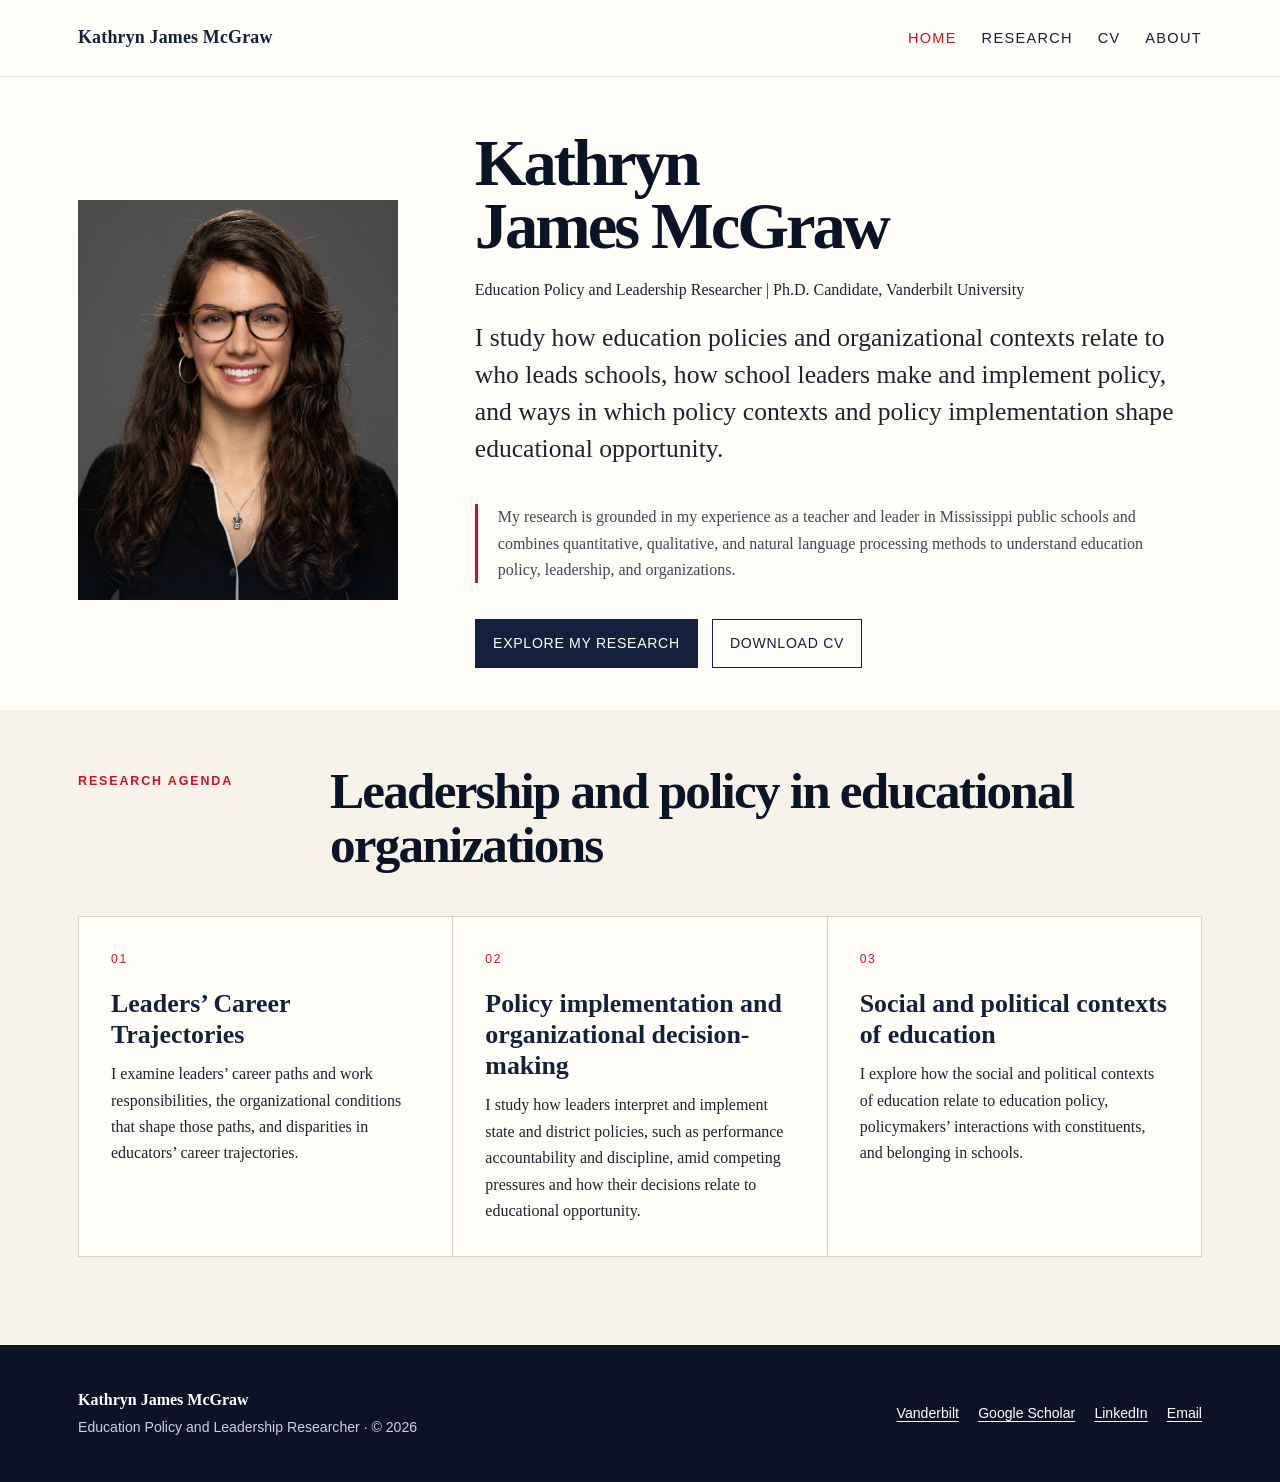
<file: index.html>
<!doctype html>
<html lang="en">
<head>
  <meta charset="utf-8">
  <meta name="viewport" content="width=device-width, initial-scale=1">
  <meta name="description" content="Kathryn James McGraw is an education policy and leadership researcher and Ph.D. Candidate at Vanderbilt University.">
  <title>Kathryn James McGraw | Education Policy and Leadership Researcher</title>
  <link rel="stylesheet" href="styles.css">
</head>
<body>
<a class="skip-link" href="#main">Skip to content</a>
<header class="site-header">
  <nav class="nav-wrap" aria-label="Primary navigation">
    <a class="brand" href="index.html">Kathryn James McGraw</a>
    <button class="menu-button" aria-expanded="false" aria-controls="nav-links">Menu</button>
    <div class="nav-links" id="nav-links">
      <a class="active" href="index.html">Home</a>
      <a href="research.html">Research</a>
      <a href="cv.html">CV</a>
      <a href="about.html">About</a>
    </div>
  </nav>
</header>
<main id="main">
  <section class="hero">
    <div class="hero-photo"><img src="assets/headshot.jpg" alt="Portrait of Kathryn James McGraw"></div>
    <div class="hero-copy">
      <h1>Kathryn<br>James McGraw</h1>
      <p class="professional-line">Education Policy and Leadership Researcher | Ph.D. Candidate, Vanderbilt University</p>
      <p class="lede">I study how education policies and organizational contexts relate to who leads schools, how school leaders make and implement policy, and ways in which policy contexts and policy implementation shape educational opportunity.</p>
      <p class="story-line">My research is grounded in my experience as a teacher and leader in Mississippi public schools and combines quantitative, qualitative, and natural language processing methods to understand education policy, leadership, and organizations.</p>
      <div class="actions">
        <a class="button primary" href="research.html">Explore my research</a>
        <a class="button secondary" href="files/Kathryn_James_McGraw_CV.pdf">Download CV</a>
      </div>
    </div>
  </section>

  <section class="section alt">
    <div class="container">
      <div class="section-head">
        <div class="section-label">Research agenda</div>
        <h2>Leadership and policy in educational organizations</h2>
      </div>
      <div class="cards">
        <article class="card">
          <div class="number">01</div>
          <h3>Leaders’ Career Trajectories</h3>
          <p>I examine leaders’ career paths and work responsibilities, the organizational conditions that shape those paths, and disparities in educators’ career trajectories.</p>
        </article>
        <article class="card">
          <div class="number">02</div>
          <h3>Policy implementation and organizational decision-making</h3>
          <p>I study how leaders interpret and implement state and district policies, such as performance accountability and discipline, amid competing pressures and how their decisions relate to educational opportunity.</p>
        </article>
        <article class="card">
          <div class="number">03</div>
          <h3>Social and political contexts of education</h3>
          <p>I explore how the social and political contexts of education relate to education policy, policymakers’ interactions with constituents, and belonging in schools.</p>
        </article>
      </div>
    </div>
  </section>
</main>
<footer class="site-footer">
  <div class="container footer-grid">
    <div><strong>Kathryn James McGraw</strong><br><span class="small">Education Policy and Leadership Researcher · © <span data-year></span></span></div>
    <div class="footer-links">
      <a href="https://peabody.vanderbilt.edu/person/kathryn-james-mcgraw/">Vanderbilt</a>
      <a href="https://scholar.google.com/citations?user=I312zUMAAAAJ&amp;hl=en">Google Scholar</a>
      <a href="https://www.linkedin.com/in/kathryn-james-mcgraw/">LinkedIn</a>
      <a href="mailto:kathryn.e.mcgraw@vanderbilt.edu">Email</a>
    </div>
  </div>
</footer>
<script src="script.js"></script>
</body>
</html>
</file>
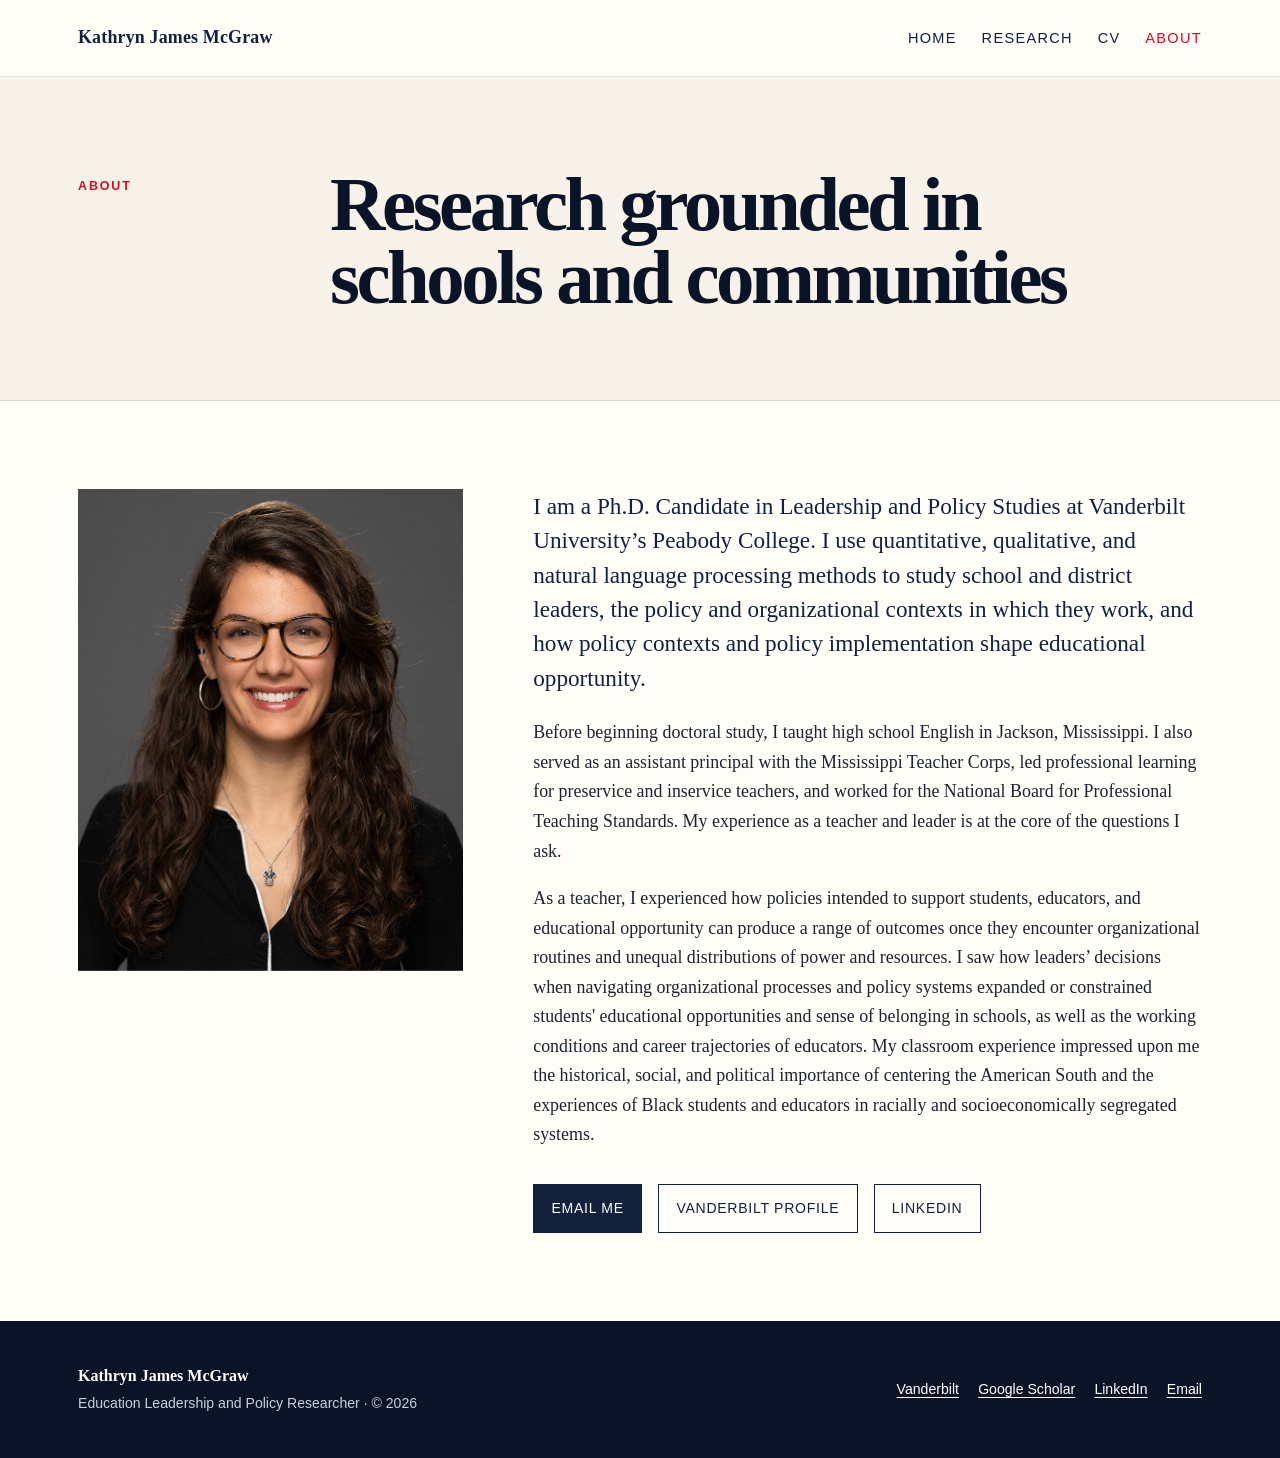
<file: about.html>
<!doctype html>
<html lang="en">
<head>
  <meta charset="utf-8">
  <meta name="viewport" content="width=device-width, initial-scale=1">
  <meta name="description" content="About Kathryn James McGraw, an education leadership and policy researcher and former Mississippi teacher and school leader.">
  <title>About | Kathryn James McGraw</title>
  <link rel="stylesheet" href="styles.css">
</head>
<body>
<a class="skip-link" href="#main">Skip to content</a>
<header class="site-header"><nav class="nav-wrap" aria-label="Primary navigation"><a class="brand" href="index.html">Kathryn James McGraw</a><button class="menu-button" aria-expanded="false" aria-controls="nav-links">Menu</button><div class="nav-links" id="nav-links"><a href="index.html">Home</a><a href="research.html">Research</a><a href="cv.html">CV</a><a class="active" href="about.html">About</a></div></nav></header>
<main id="main">
  <header class="page-hero"><div class="container"><div class="section-label">About</div><div><h1>Research grounded in schools and communities</h1></div></div></header>
  <section class="section"><div class="container about-grid">
    <div class="about-photo"><img src="assets/headshot.jpg" alt="Portrait of Kathryn James McGraw"></div>
    <div class="about-copy">
      <p class="intro">I am a Ph.D. Candidate in Leadership and Policy Studies at Vanderbilt University’s Peabody College. I use quantitative, qualitative, and natural language processing methods to study school and district leaders, the policy and organizational contexts in which they work, and how policy contexts and policy implementation shape educational opportunity.</p>
      <p>Before beginning doctoral study, I taught high school English in Jackson, Mississippi. I also served as an assistant principal with the Mississippi Teacher Corps, led professional learning for preservice and inservice teachers, and worked for the National Board for Professional Teaching Standards. My experience as a teacher and leader is at the core of the questions I ask.</p>
      <p>As a teacher, I experienced how policies intended to support students, educators, and educational opportunity can produce a range of outcomes once they encounter organizational routines and unequal distributions of power and resources. I saw how leaders’ decisions when navigating organizational processes and policy systems expanded or constrained students' educational opportunities and sense of belonging in schools, as well as the working conditions and career trajectories of educators. My classroom experience impressed upon me the historical, social, and political importance of centering the American South and the experiences of Black students and educators in racially and socioeconomically segregated systems.</p>
      <div class="link-row"><a class="button primary" href="mailto:kathryn.e.mcgraw@vanderbilt.edu">Email me</a><a class="button secondary" href="https://peabody.vanderbilt.edu/person/kathryn-james-mcgraw/">Vanderbilt profile</a><a class="button secondary" href="https://www.linkedin.com/in/kathryn-james-mcgraw/">LinkedIn</a></div>
    </div>
  </div></section>
</main>
<footer class="site-footer"><div class="container footer-grid"><div><strong>Kathryn James McGraw</strong><br><span class="small">Education Leadership and Policy Researcher · © <span data-year></span></span></div><div class="footer-links"><a href="https://peabody.vanderbilt.edu/person/kathryn-james-mcgraw/">Vanderbilt</a><a href="https://scholar.google.com/citations?user=I312zUMAAAAJ&amp;hl=en">Google Scholar</a><a href="https://www.linkedin.com/in/kathryn-james-mcgraw/">LinkedIn</a><a href="mailto:kathryn.e.mcgraw@vanderbilt.edu">Email</a></div></div></footer>
<script src="script.js"></script>
</body>
</html>
</file>
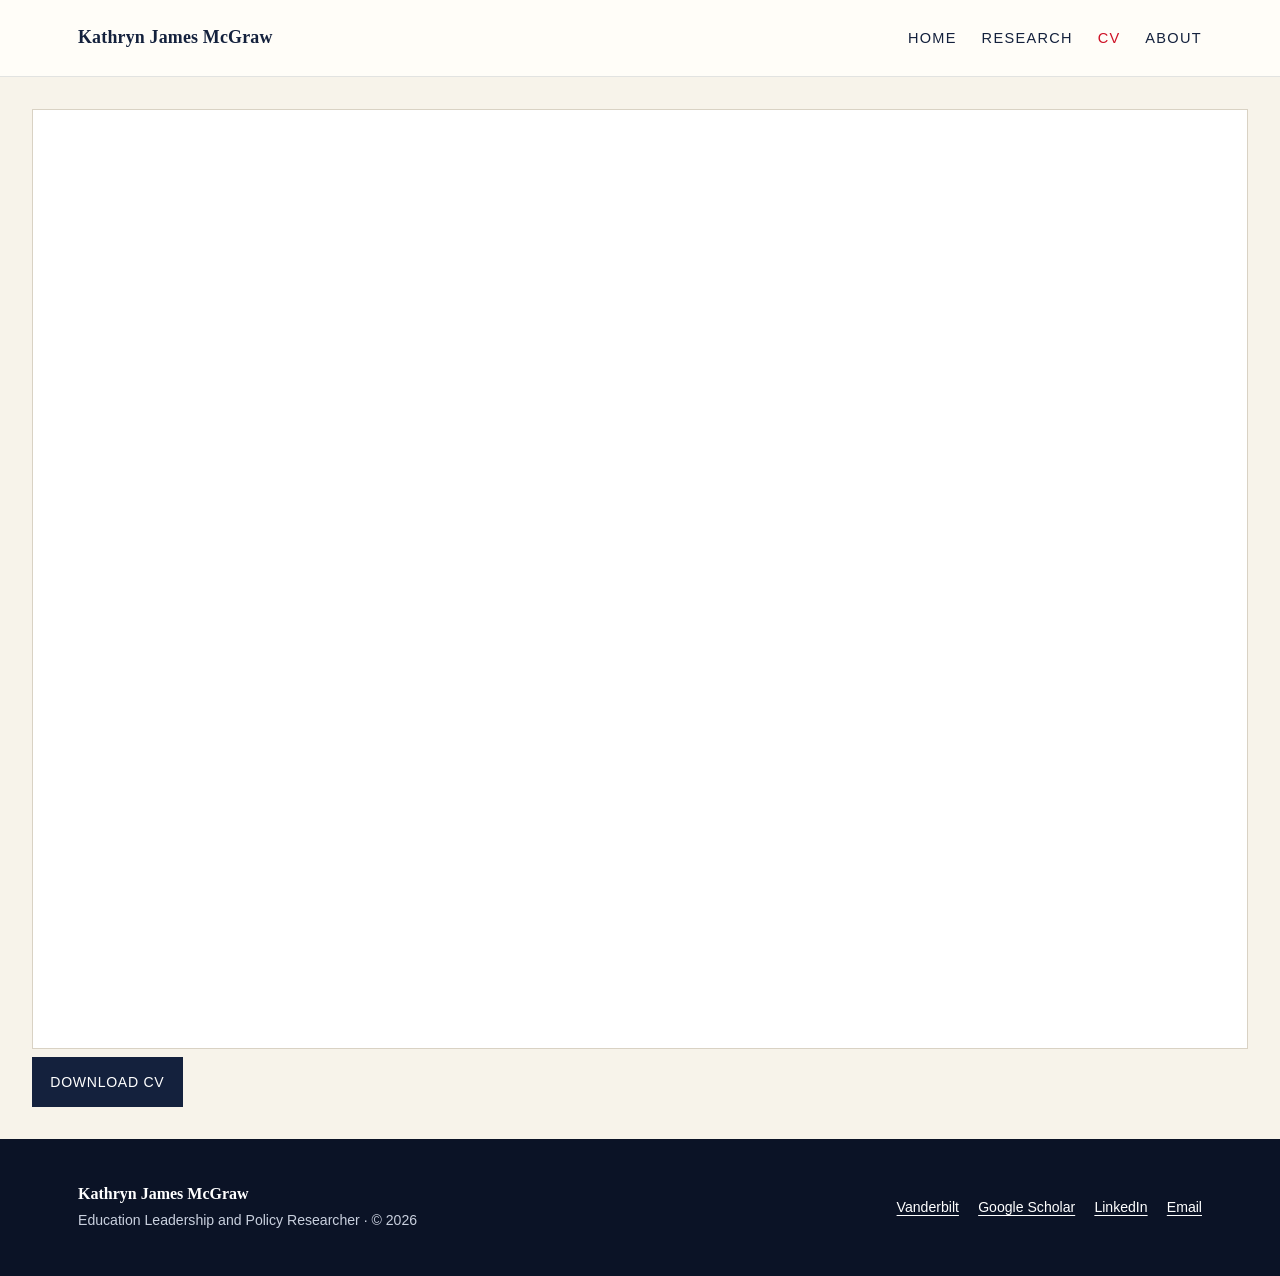
<file: cv.html>
<!doctype html>
<html lang="en">
<head>
  <meta charset="utf-8">
  <meta name="viewport" content="width=device-width, initial-scale=1">
  <meta name="description" content="Curriculum vitae for Kathryn James McGraw, Ph.D. Candidate at Vanderbilt University.">
  <title>CV | Kathryn James McGraw</title>
  <link rel="stylesheet" href="styles.css">
</head>
<body>
<a class="skip-link" href="#main">Skip to content</a>
<header class="site-header"><nav class="nav-wrap" aria-label="Primary navigation"><a class="brand" href="index.html">Kathryn James McGraw</a><button class="menu-button" aria-expanded="false" aria-controls="nav-links">Menu</button><div class="nav-links" id="nav-links"><a href="index.html">Home</a><a href="research.html">Research</a><a class="active" href="cv.html">CV</a><a href="about.html">About</a></div></nav></header>
<main id="main" class="cv-main">
  <section class="cv-only">
    <iframe class="cv-viewer" src="files/Kathryn_James_McGraw_CV.pdf#view=FitH" title="Kathryn James McGraw curriculum vitae"></iframe>
    <div class="cv-fallback"><a class="button primary" href="files/Kathryn_James_McGraw_CV.pdf">Download CV</a></div>
  </section>
</main>
<footer class="site-footer"><div class="container footer-grid"><div><strong>Kathryn James McGraw</strong><br><span class="small">Education Leadership and Policy Researcher · © <span data-year></span></span></div><div class="footer-links"><a href="https://peabody.vanderbilt.edu/person/kathryn-james-mcgraw/">Vanderbilt</a><a href="https://scholar.google.com/citations?user=I312zUMAAAAJ&amp;hl=en">Google Scholar</a><a href="https://www.linkedin.com/in/kathryn-james-mcgraw/">LinkedIn</a><a href="mailto:kathryn.e.mcgraw@vanderbilt.edu">Email</a></div></div></footer>
<script src="script.js"></script>
</body>
</html>
</file>
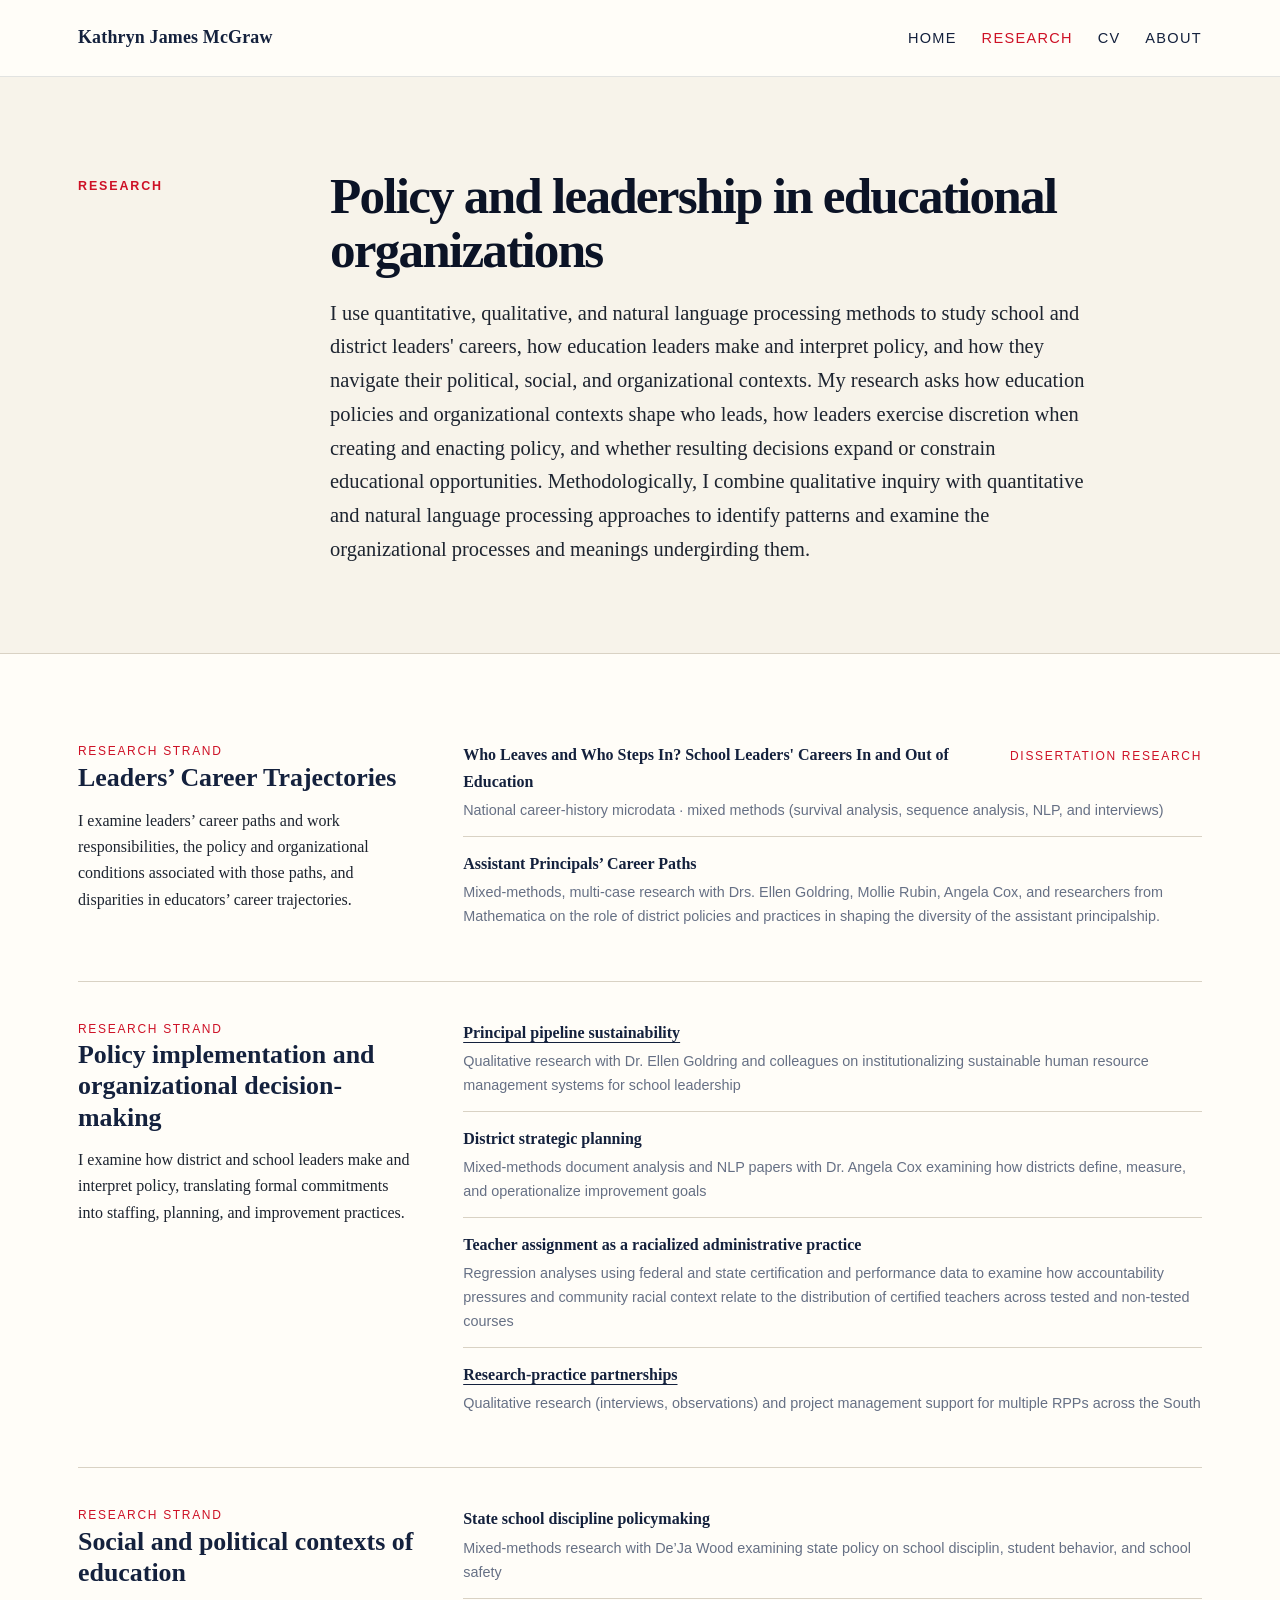
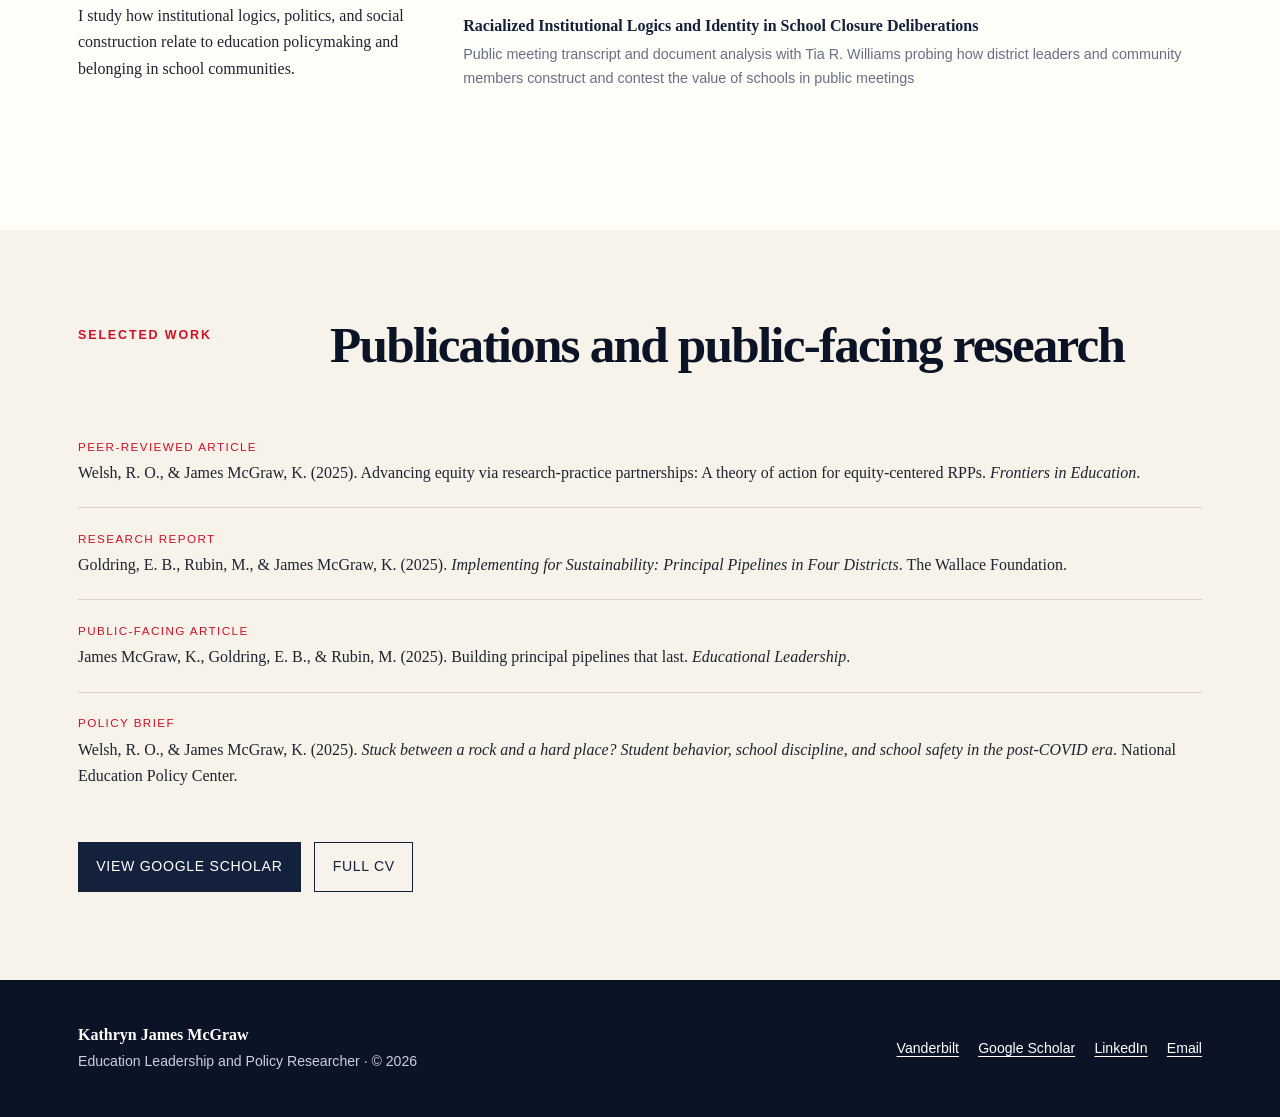
<file: research.html>
<!doctype html>
<html lang="en">
<head>
  <meta charset="utf-8">
  <meta name="viewport" content="width=device-width, initial-scale=1">
  <meta name="description" content="Research by Kathryn James McGraw on education leadership, policy implementation, educator careers, and educational equity.">
  <title>Research | Kathryn James McGraw</title>
  <link rel="stylesheet" href="styles.css">
</head>
<body>
<a class="skip-link" href="#main">Skip to content</a>
<header class="site-header"><nav class="nav-wrap" aria-label="Primary navigation"><a class="brand" href="index.html">Kathryn James McGraw</a><button class="menu-button" aria-expanded="false" aria-controls="nav-links">Menu</button><div class="nav-links" id="nav-links"><a href="index.html">Home</a><a class="active" href="research.html">Research</a><a href="cv.html">CV</a><a href="about.html">About</a></div></nav></header>
<main id="main">
  <header class="page-hero">
    <div class="container"><div class="section-label">Research</div><div><h1 class="research-page-title">Policy and leadership in educational organizations</h1><p>I use quantitative, qualitative, and natural language processing methods to study school and district leaders' careers, how education leaders make and interpret policy, and how they navigate their political, social, and organizational contexts. My research asks how education policies and organizational contexts shape who leads, how leaders exercise discretion when creating and enacting policy, and whether resulting decisions expand or constrain educational opportunities. Methodologically, I combine qualitative inquiry with quantitative and natural language processing approaches to identify patterns and examine the organizational processes and meanings undergirding them. </p></div></div>
  </header>
  <section class="section">
    <div class="container">
      <article class="research-block research-strand">
        <div class="research-overview">
          <div class="research-kicker">Research strand</div>
          <h3>Leaders’ Career Trajectories</h3>
          <p>I examine leaders’ career paths and work responsibilities, the policy and organizational conditions associated with those paths, and disparities in educators’ career trajectories.</p>
        </div>
        <ul class="project-list compact-projects">
          <li><div class="project-heading-line"><div class="project-title">Who Leaves and Who Steps In? School Leaders' Careers In and Out of Education</div><div class="research-kicker project-kicker">Dissertation research</div></div><div class="project-meta">National career-history microdata · mixed methods (survival analysis, sequence analysis, NLP, and interviews)</div></li>
          <li><div class="project-title">Assistant Principals’ Career Paths</div><div class="project-meta">Mixed-methods, multi-case research with Drs. Ellen Goldring, Mollie Rubin, Angela Cox, and researchers from Mathematica on the role of district policies and practices in shaping the diversity of the assistant principalship.</div></li>
        </ul>
      </article>
      <article class="research-block research-strand">
        <div class="research-overview">
          <div class="research-kicker">Research strand</div>
          <h3>Policy implementation and organizational decision-making</h3>
          <p>I examine how district and school leaders make and interpret policy, translating formal commitments into staffing, planning, and improvement practices.</p>
        </div>
        <ul class="project-list compact-projects">
          <li><div class="project-title"><a href="https://wallacefoundation.org/report/implementing-sustainability-principal-pipelines-four-districts-principal-pipelines-four?utm_id=go_cmp-22130370380_adg-_ad-__dev-c_ext-_prd-_mca-_sig-CjwKCAjwmozTBhAeEiwAkEGZzr_Nb7ce095urKaT3P-_emjnBxAK0TSBYceQaCupGerS1RuP84F6lxoCJQIQAvD_BwE&amp;utm_source=google&amp;gad_source=1&amp;gad_campaignid=22310781992&amp;gbraid=0AAAAAD_gWI4oyWB2pfAk0FUkXNZtjB_Uz&amp;gclid=CjwKCAjwmozTBhAeEiwAkEGZzr_Nb7ce095urKaT3P-_emjnBxAK0TSBYceQaCupGerS1RuP84F6lxoCJQIQAvD_BwE" target="_blank" rel="noopener noreferrer">Principal pipeline sustainability</a></div><div class="project-meta">Qualitative research with Dr. Ellen Goldring and colleagues on institutionalizing sustainable human resource management systems for school leadership</div></li>
          <li><div class="project-title">District strategic planning</div><div class="project-meta">Mixed-methods document analysis and NLP papers with Dr. Angela Cox examining how districts define, measure, and operationalize improvement goals</div></li>
          <li><div class="project-title">Teacher assignment as a racialized administrative practice</div><div class="project-meta">Regression analyses using federal and state certification and performance data to examine how accountability pressures and community racial context relate to the distribution of certified teachers across tested and non-tested courses</div></li>
          <li><div class="project-title"><a href="https://www.frontiersin.org/journals/education/articles/10.3389/feduc.2025.1435836/full" target="_blank" rel="noopener noreferrer">Research-practice partnerships</a></div><div class="project-meta"> Qualitative research (interviews, observations) and project management support for multiple RPPs across the South</div></li>
        </ul>
      </article>
      <article class="research-block research-strand">
        <div class="research-overview">
          <div class="research-kicker">Research strand</div>
          <h3>Social and political contexts of education</h3>
          <p>I study how institutional logics, politics, and social construction relate to education policymaking and belonging in school communities. </p>
        </div>
        <ul class="project-list compact-projects">
          <li><div class="project-title">State school discipline policymaking</div><div class="project-meta">Mixed-methods research with De’Ja Wood examining state policy on school disciplin, student behavior, and school safety</div></li>
          <li><div class="project-title">Racialized Institutional Logics and Identity in School Closure Deliberations</div><div class="project-meta">Public meeting transcript and document analysis with Tia R. Williams probing how district leaders and community members construct and contest the value of schools in public meetings</div></li>
        </ul>
      </article>
    </div>
  </section>
  <section class="section alt">
    <div class="container">
      <div class="section-head"><div class="section-label">Selected work</div><h2>Publications and public-facing research</h2></div>
      <ul class="pub-list">
        <li><span class="pub-type">Peer-reviewed article</span>Welsh, R. O., &amp; James McGraw, K. (2025). Advancing equity via research-practice partnerships: A theory of action for equity-centered RPPs. <em>Frontiers in Education</em>.</li>
        <li><span class="pub-type">Research report</span>Goldring, E. B., Rubin, M., &amp; James McGraw, K. (2025). <em>Implementing for Sustainability: Principal Pipelines in Four Districts</em>. The Wallace Foundation.</li>
        <li><span class="pub-type">Public-facing article</span>James McGraw, K., Goldring, E. B., &amp; Rubin, M. (2025). Building principal pipelines that last. <em>Educational Leadership</em>.</li>
        <li><span class="pub-type">Policy brief</span>Welsh, R. O., &amp; James McGraw, K. (2025). <em>Stuck between a rock and a hard place? Student behavior, school discipline, and school safety in the post-COVID era</em>. National Education Policy Center.</li>
      </ul>
      <div class="actions" style="margin-top:2rem"><a class="button primary" href="https://scholar.google.com/citations?user=I312zUMAAAAJ&hl=en">View Google Scholar</a><a class="button secondary" href="files/Kathryn_James_McGraw_CV.pdf">Full CV</a></div>
    </div>
  </section>
</main>
<footer class="site-footer"><div class="container footer-grid"><div><strong>Kathryn James McGraw</strong><br><span class="small">Education Leadership and Policy Researcher · © <span data-year></span></span></div><div class="footer-links"><a href="https://peabody.vanderbilt.edu/person/kathryn-james-mcgraw/">Vanderbilt</a><a href="https://scholar.google.com/citations?user=I312zUMAAAAJ&hl=en">Google Scholar</a><a href="https://www.linkedin.com/in/kathryn-james-mcgraw/">LinkedIn</a><a href="mailto:kathryn.e.mcgraw@vanderbilt.edu">Email</a></div></div></footer>
<script src="script.js"></script>
</body>
</html>
</file>
<file: styles.css>
:root {
  --navy: #14213d;
  --navy-deep: #0b1326;
  --red: #ce1126;
  --cream: #f7f3ea;
  --paper: #fffdf8;
  --ink: #1d2430;
  --muted: #667085;
  --line: #d9d2c4;
  --max: 1180px;
  --serif: Georgia, 'Times New Roman', Times, serif;
  --sans: -apple-system, BlinkMacSystemFont, 'Segoe UI', sans-serif;
}

* { box-sizing: border-box; }
html { scroll-behavior: smooth; }
body {
  margin: 0;
  color: var(--ink);
  background: var(--paper);
  font-family: var(--serif);
  line-height: 1.65;
  -webkit-font-smoothing: antialiased;
}
a { color: var(--navy); text-decoration-thickness: 1px; text-underline-offset: 3px; }
a:hover { color: var(--red); }
img { max-width: 100%; display: block; }

.skip-link { position: absolute; left: -999px; top: 0; }
.skip-link:focus { left: 1rem; top: 1rem; z-index: 1000; background: white; padding: .75rem 1rem; }

.site-header {
  position: sticky;
  top: 0;
  z-index: 20;
  background: rgba(255,253,248,.96);
  border-bottom: 1px solid rgba(20,33,61,.12);
  backdrop-filter: blur(9px);
}
.nav-wrap {
  max-width: var(--max);
  margin: 0 auto;
  min-height: 76px;
  padding: 0 28px;
  display: flex;
  align-items: center;
  justify-content: space-between;
  gap: 2rem;
}
.brand { text-decoration: none; font-weight: 700; font-size: 1.12rem; letter-spacing: .01em; }
.nav-links { display: flex; gap: 1.55rem; align-items: center; }
.nav-links a { font-family: var(--sans); font-size: .91rem; text-decoration: none; text-transform: uppercase; letter-spacing: .09em; }
.nav-links a.active { color: var(--red); }
.menu-button { display: none; border: 0; background: none; font: inherit; color: var(--navy); }

.container { max-width: var(--max); margin: 0 auto; padding: 0 28px; }
.hero {
  display: grid;
  grid-template-columns: minmax(320px, 1.05fr) minmax(420px, 1fr);
  align-items: stretch;
  min-height: calc(100vh - 76px);
}
.hero-photo { position: relative; overflow: hidden; min-height: 650px; background: var(--navy); }
.hero-photo img { width: 100%; height: 100%; object-fit: cover; object-position: center 20%; filter: saturate(.9) contrast(1.02); }
.hero-photo::after { content: ''; position: absolute; inset: auto 0 0 0; height: 22%; background: linear-gradient(transparent, rgba(11,19,38,.42)); }
.hero-copy { padding: clamp(60px, 7vw, 116px) clamp(36px, 6vw, 94px); display: flex; flex-direction: column; justify-content: center; background: var(--cream); }
.eyebrow { font-family: var(--sans); color: var(--red); text-transform: uppercase; letter-spacing: .16em; font-size: .79rem; font-weight: 700; margin: 0 0 1.1rem; }
h1 { color: var(--navy-deep); font-size: clamp(3.2rem, 6vw, 6.5rem); line-height: .95; letter-spacing: -.045em; margin: 0 0 1.2rem; font-weight: 600; }
.subtitle { font-size: clamp(1.25rem, 2vw, 1.55rem); color: var(--navy); margin: 0 0 2rem; }
.lede { font-size: clamp(1.25rem, 2vw, 1.66rem); line-height: 1.45; margin: 0 0 2.3rem; max-width: 720px; }
.story-line { border-left: 3px solid var(--red); padding-left: 1.25rem; color: #404755; margin: 0 0 2.2rem; max-width: 680px; }
.actions { display: flex; flex-wrap: wrap; gap: .85rem; }
.button { display: inline-flex; align-items: center; justify-content: center; gap: .45rem; padding: .76rem 1.08rem; border: 1px solid var(--navy); font-family: var(--sans); font-size: .88rem; letter-spacing: .05em; text-decoration: none; text-transform: uppercase; }
.button.primary { color: white; background: var(--navy); }
.button.primary:hover { background: var(--red); border-color: var(--red); }
.button.secondary { background: transparent; }

.section { padding: 88px 0; }
.section.alt { background: var(--cream); }
.section-head { display: grid; grid-template-columns: 220px 1fr; gap: 2rem; margin-bottom: 44px; align-items: start; }
.section-label { font-family: var(--sans); text-transform: uppercase; letter-spacing: .15em; color: var(--red); font-size: .78rem; font-weight: 700; padding-top: .45rem; }
h2 { margin: 0; font-size: clamp(2.3rem, 4vw, 4.3rem); line-height: 1.05; color: var(--navy-deep); letter-spacing: -.035em; font-weight: 600; }
h3 { margin: 0 0 .7rem; font-size: 1.62rem; color: var(--navy); line-height: 1.2; }
p { margin-top: 0; }

.cards { display: grid; grid-template-columns: repeat(3, 1fr); gap: 1px; background: var(--line); border: 1px solid var(--line); }
.card { background: var(--paper); padding: 32px; }
.card .number { font-family: var(--sans); color: var(--red); font-size: .76rem; letter-spacing: .14em; margin-bottom: 1.2rem; }
.card p { margin-bottom: 0; }

.page-hero { padding: 92px 0 66px; background: var(--cream); border-bottom: 1px solid var(--line); }
.page-hero .container { display: grid; grid-template-columns: 220px 1fr; gap: 2rem; }
.page-hero p { max-width: 760px; font-size: 1.28rem; margin-top: 1.25rem; }

.research-block { display: grid; grid-template-columns: 270px 1fr; gap: 54px; padding: 50px 0; border-top: 1px solid var(--line); }
.research-block:first-of-type { border-top: 0; padding-top: 0; }
.research-kicker { font-family: var(--sans); color: var(--red); text-transform: uppercase; letter-spacing: .14em; font-size: .75rem; }
.project-list { list-style: none; padding: 0; margin: 1.6rem 0 0; }
.project-list li { padding: 1.05rem 0; border-top: 1px solid var(--line); }
.project-title { font-weight: 700; color: var(--navy); }
.project-meta { color: var(--muted); font-family: var(--sans); font-size: .9rem; margin-top: .25rem; }

.pub-list { list-style: none; padding: 0; margin: 0; }
.pub-list li { padding: 1.3rem 0; border-top: 1px solid var(--line); }
.pub-list li:first-child { border-top: 0; }
.pub-type { font-family: var(--sans); color: var(--red); font-size: .73rem; text-transform: uppercase; letter-spacing: .12em; display: block; margin-bottom: .25rem; }

.cv-layout { display: grid; grid-template-columns: 320px 1fr; gap: 56px; align-items: start; }
.cv-panel { position: sticky; top: 108px; background: var(--navy); color: white; padding: 32px; }
.cv-panel h3 { color: white; }
.cv-panel a { color: white; }
.cv-viewer { width: 100%; min-height: 940px; border: 1px solid var(--line); background: white; }

.about-grid { display: grid; grid-template-columns: minmax(280px, .72fr) minmax(420px, 1.25fr); gap: 70px; align-items: start; }
.about-photo { position: sticky; top: 108px; }
.about-photo img { width: 100%; aspect-ratio: 4/5; object-fit: cover; object-position: center top; }
.about-copy p { font-size: 1.12rem; }
.about-copy .intro { font-size: 1.45rem; line-height: 1.48; color: var(--navy); }
.link-row { display: flex; gap: 1rem; flex-wrap: wrap; padding-top: 1rem; }

.site-footer { background: var(--navy-deep); color: white; padding: 42px 0; }
.footer-grid { display: flex; align-items: center; justify-content: space-between; gap: 2rem; }
.site-footer a { color: white; }
.footer-links { display: flex; flex-wrap: wrap; gap: 1.2rem; font-family: var(--sans); font-size: .88rem; }
.small { font-size: .88rem; color: #c9d0de; font-family: var(--sans); }

@media (max-width: 900px) {
  .hero { grid-template-columns: 1fr; min-height: auto; }
  .hero-photo { min-height: 72vh; }
  .hero-copy { padding: 58px 28px 70px; }
  h1 { font-size: clamp(3.2rem, 14vw, 5rem); }
  .cards { grid-template-columns: 1fr; }
  .section-head, .page-hero .container, .research-block, .cv-layout, .about-grid { grid-template-columns: 1fr; }
  .cv-panel, .about-photo { position: static; }
  .section-head { gap: .6rem; }
  .page-hero .container { gap: .5rem; }
}

@media (max-width: 700px) {
  .nav-wrap { min-height: 66px; padding: 0 20px; }
  .menu-button { display: block; }
  .nav-links { display: none; position: absolute; top: 66px; left: 0; right: 0; background: var(--paper); padding: 1.2rem 20px 1.5rem; border-bottom: 1px solid var(--line); flex-direction: column; align-items: flex-start; gap: .8rem; }
  .nav-links.open { display: flex; }
  .container { padding: 0 20px; }
  .hero-photo { min-height: 60vh; }
  .section { padding: 64px 0; }
  .page-hero { padding: 68px 0 48px; }
  .footer-grid { align-items: flex-start; flex-direction: column; }
  .cv-viewer { min-height: 720px; }
}


/* Draft 2 refinements */
.cards-two { grid-template-columns: repeat(2, minmax(0, 1fr)); }
.cv-main { background: var(--cream, #f7f3e8); }
.cv-only { padding: clamp(1rem, 2.5vw, 2.5rem); }
.cv-viewer-large { display: block; width: min(1180px, 100%); height: calc(100vh - 150px); min-height: 760px; margin: 0 auto; border: 1px solid rgba(20, 43, 72, .18); box-shadow: 0 12px 36px rgba(20, 43, 72, .12); background: white; }
@media (max-width: 760px) { .cards-two { grid-template-columns: 1fr; } .cv-only { padding: .75rem; } .cv-viewer-large { height: calc(100vh - 120px); min-height: 620px; } }


/* Compact two-column research strands */
.research-strand {
  grid-template-columns: minmax(220px, 30%) minmax(0, 70%);
  gap: clamp(28px, 4vw, 48px);
  align-items: start;
  padding: 38px 0;
}
.research-strand:first-of-type { padding-top: 0; }
.research-overview p { margin: .9rem 0 0; }
.compact-projects { margin: 0; }
.compact-projects li { padding: .85rem 0; }
.compact-projects li:first-child { padding-top: 0; border-top: 0; }
@media (max-width: 900px) {
  .research-strand { grid-template-columns: 1fr; gap: 16px; }
  .compact-projects { margin-top: .25rem; }
}


/* Compact homepage hero and higher research agenda */
@media (min-width: 901px) {
  .hero {
    max-width: var(--max);
    margin: 0 auto;
    padding: 46px 28px 34px;
    grid-template-columns: minmax(230px, 320px) minmax(0, 1fr);
    gap: clamp(42px, 6vw, 82px);
    align-items: center;
    min-height: auto;
  }
  .hero-photo {
    min-height: 0;
    height: auto;
    aspect-ratio: 4 / 5;
    align-self: center;
  }
  .hero-copy {
    padding: 8px 0;
    background: transparent;
  }
  .hero-copy h1 {
    font-size: clamp(3.35rem, 5.2vw, 5.45rem);
  }
  .hero + .section {
    padding-top: 54px;
  }
}

.project-title a {
  color: inherit;
  text-decoration-thickness: 1px;
  text-underline-offset: 4px;
}
.project-title a:hover { color: var(--red); }

.project-heading-line {
  display: flex;
  align-items: baseline;
  justify-content: space-between;
  gap: 1rem;
}
.project-kicker {
  flex: 0 0 auto;
  white-space: nowrap;
  text-align: right;
}
@media (max-width: 640px) {
  .project-heading-line { align-items: flex-start; flex-direction: column; gap: .2rem; }
  .project-kicker { text-align: left; }
}

/* Research page title aligned with the publications heading */
.research-page-title {
  font-size: clamp(2.3rem, 4vw, 4.3rem);
  line-height: 1.05;
  letter-spacing: -.035em;
}
</file>
